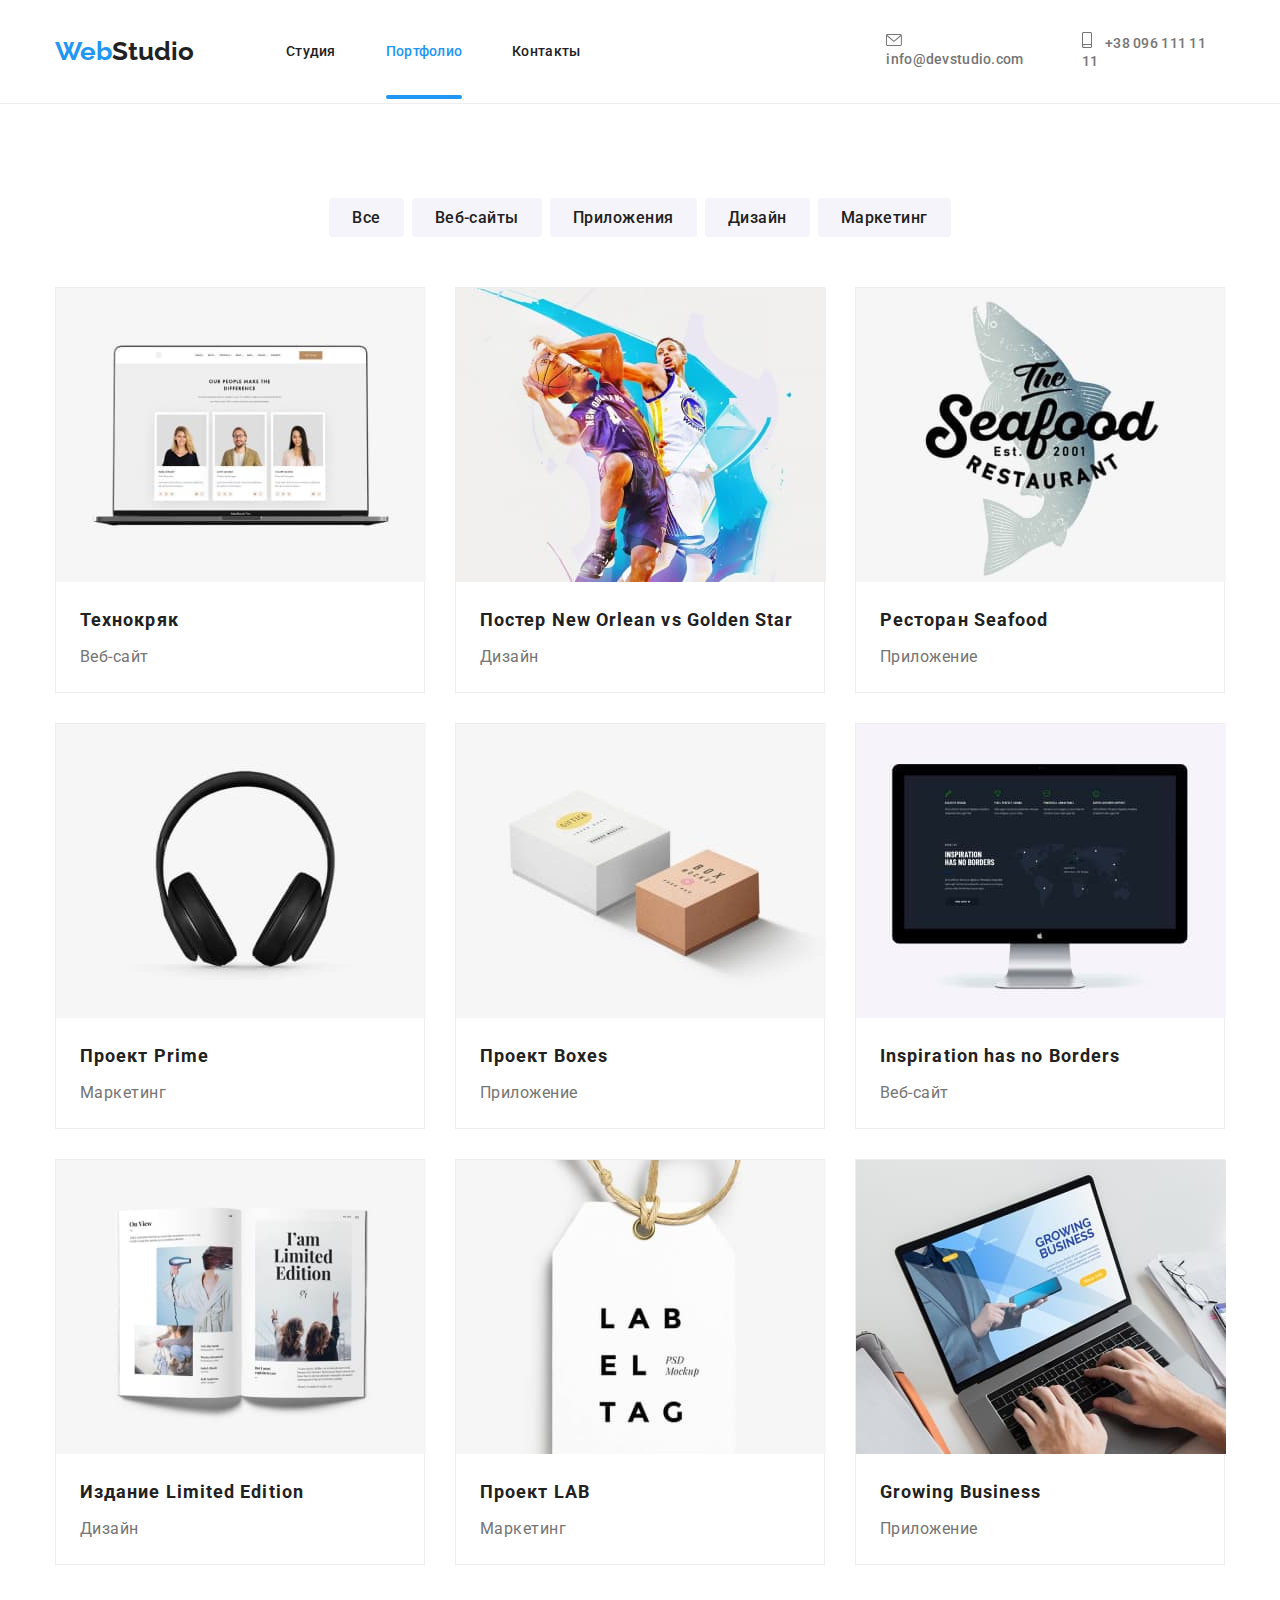
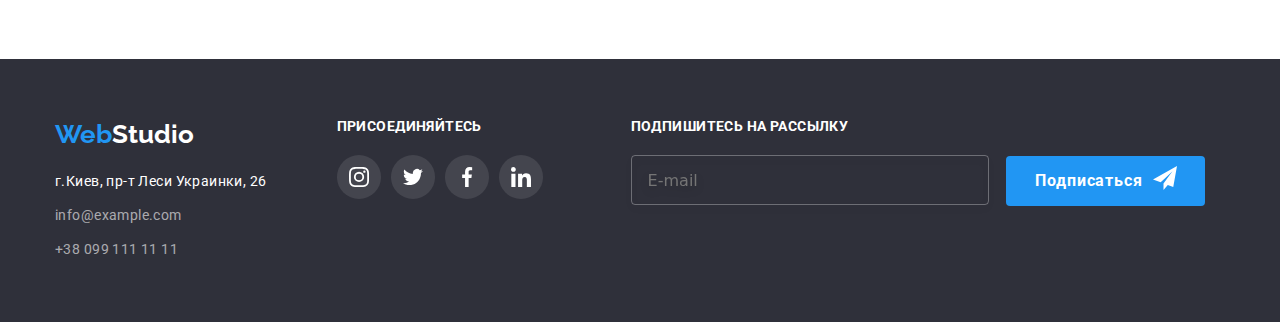
<file: portfolio.html>
<!DOCTYPE html>
<html lang="ru">
<head>
    <meta charset="UTF-8">
    <meta http-equiv="X-UA-Compatible" content="IE=edge">
    <meta name="viewport" content="width=device-width, initial-scale=1.0">
    
<link rel="preconnect" href="https://fonts.googleapis.com">
<link rel="preconnect" href="https://fonts.gstatic.com" crossorigin>
<link href="https://fonts.googleapis.com/css2?family=Raleway:wght@700&family=Roboto:wght@400;500;700;900&display=swap"
    rel="stylesheet">
    <link rel="stylesheet" href="./css/main.min.css">
    <link rel="stylesheet" href="https://cdnjs.cloudflare.com/ajax/libs/modern-normalize/1.1.0/modern-normalize.min.css"/>
    
    <title>Portfolio</title>
</head>

<!--Header-->
<header class="header">
    <div class="headerContainer">
        <div class="logoBox" data-logo>
            <a href="index.html" class="logo"> <span class="logo__accent-color">Web</span>Studio</a>
        </div>

        <button type="button" class="buttonMobile js-open-menu" aria-expanded="false" aria-controls="mobile-menu">
            <svg width="40" height="40" aria-label="переключатель мобильного меню">
                <use class="iconMenu" href="./images/icons.svg#icon-menu_40px"></use>
            </svg>
        </button>
        <div class="mobileMenu js-menu-container" id="mobile-menu">

            <div class="modalMenuContainer">
                <button type="button " class="buttonMobile buttonMobile--position js-close-menu" aria-expanded="false"
                    aria-controls="mobile-menu">
                    <svg width="40" height="40" aria-label="переключатель мобильного меню">
                        <use class="iconCross" href="./images/icons.svg#icon-close_40px"></use>
                    </svg>
                </button>

                <nav class="navBox">
                    <ul class="navigation">
                        <li class="navigation__item">
                            <a class="navigation__link"
                                href="index.html">Студия</a>
                        </li>
                        <li class="navigation__item"> <a class="navigation__link navigation__link--current navigation__link--currColor" href="portfolio.html ">Портфолио</a>
                        </li>
                        <li class="navigation__item"> <a class="navigation__link" href="">Контакты</a></li>
                    </ul>
                </nav>

                <ul class="contact contact--direction">
                    <li class="contact__item">
                        <a class="contact__link  contact__link--email" href="mailto:info@devstudio.com">
                            <svg class="contact__icon">
                                <use href="./images/icons.svg#icon-envelope"></use>
                            </svg> info@devstudio.com</a>
                    </li>
                    <li class="contact__item ">
                        <a class="contact__link contact__link--tel" href="tel:+380961111111">
                            <svg class="contact__icon contact__icon--size">
                                <use href="./images/icons.svg#icon-smartphone">
                                </use>
                            </svg>
                            +38 096 111 11 11</a>
                    </li>
                </ul>
                <ul class="mobileNav">
                    <li class="mobileNav__item">
                        <a class="mobileNav__link" href="https://www.instagram.com" target="_blank"
                            rel="noopener noreferrer">
                            Instagram
                        </a>

                    </li>
                    <svg class="mobileNav__icon" width="22" height="0">
                        <use href="./images/icons.svg#icon-Line"></use>
                    </svg>

                    <li class="mobileNav__item">
                        <a class="mobileNav__link" href="https://www.twitter.com" target="_blank"
                            rel="noopener noreferrer"> Twitter
                        </a>

                    </li>
                    <svg class="mobileNav__icon" width="22" height="0">
                        <use href="./images/icons.svg#icon-Line"></use>
                    </svg>

                    <li class="mobileNav__item">
                        <a class="mobileNav__link" href="https://www.facebook.com" target="_blank"
                            rel="noopener noreferrer">
                            Facebook
                        </a>

                    </li>
                    <svg class="mobileNav__icon" width="22" height="0">
                        <use href="./images/icons.svg#icon-Line"></use>
                    </svg>
                    <li class="mobileNav__item">
                        <a class="mobileNav__link" href="https://www.linkedin.com" target="_blank"
                            rel="noopener noreferrer">
                            Linkedin
                        </a>
                    </li>
                </ul>

            </div>

        </div>
    </div>

</header>
<main>
    <!--Portfolio filter-->
    <section class="portfolio">
        <div class="portfolioContainer">
        <ul class="buttonList">
            <li class="buttonList__item"><button type="button" class="buttonList__btn">Все</button></li>
            <li class="buttonList__item"><button type="button" class="buttonList__btn">Веб-сайты</button></li>
            <li class="buttonList__item"><button type="button" class="buttonList__btn">Приложения</button></li>
            <li class="buttonList__item"><button type="button" class="buttonList__btn">Дизайн</button></li>
            <li class="buttonList__item"><button type="button" class="buttonList__btn">Маркетинг</button></li>
        </ul>
    
    <!--Filter result-->
    
        <ul class="filterResult">
            <li class="filterResult__item">
                <a href="" class="filterResult__link">
                    <div class="filterResult__box">
<picture>
    <source srcset="./images-portfolio/img1Desk-370.jpg  1x, 
                            ./images-portfolio/img1Desk-740@2x.jpg 2x" media="(min-width: 1200px)">
   
    <source srcset="./images-portfolio/img1Tab-354.jpg  1x, 
                        ./images-portfolio/img1Tab-708@2x.jpg 2x" 
                        media="(min-width: 768px)">
    <source srcset="./images-portfolio/img1Mobile-450.jpg  1x, 
                        ./images-portfolio/img1Mobile-900@2x.jpg 2x" media="(min-width: 480px)">
    <img class="picture" src="./images-portfolio/img1Mobile-450.jpg"
        alt="ноутбук транслирует сайт" >                    
</picture>
                        <div class="filterResult__overlay">
                            <p class="filterResult__paragraph">Технокряк это современная площадка распространения коронавируса.
                                Компании
                                используют эту платформу для цифрового
                                шпионажа и атак на защищённые сервера конкурентов.</p>
                        </div>
                    </div>
        
                    <div class="filterResult__card filterResult__card--padding">
                        <h2 class="filterResult__title">Технокряк</h2>
                        <p class="filterResult__category">Веб-сайт</p>
                    </div>
                </a>
        
            </li>
            <li class="filterResult__item">
                <a href="" class="filterResult__link">
                    <div class="filterResult__box">
<picture>
    <source srcset="./images-portfolio/img2Desk-370.jpg  1x, 
                            ./images-portfolio/img2Desk-740@2x.jpg 2x" media="(min-width: 1200px)">
    <source srcset="./images-portfolio/img2Tab-354.jpg  1x, 
                     ./images-portfolio/img2Tab-708@2x.jpg 2x" media="(min-width: 768px)">
    <source srcset="./images-portfolio/img2Mobile-450.jpg  1x, 
                    ./images-portfolio/img2Mobile-900@2x.jpg 2x" media="(min-width: 480px)">
    <img class="picture" src="./images-portfolio/img2Mobile-450.jpg" alt="постер-схватка двух баскетболистов за мяч">
</picture>
<div class="filterResult__overlay">
                            <p class="filterResult__paragraph">Технокряк это современная площадка распространения коронавируса.
                                Компании
                                используют
                                эту платформу для цифрового
                                шпионажа и атак на защищённые сервера конкурентов.</p>
                        </div>
                    </div>
                    <div class="filterResult__card ">
                        <h2 class="filterResult__title">Постер New Orlean vs Golden Star</h2>
                        <p class="filterResult__category">Дизайн</p>
                    </div>
                </a>
        
            </li>
            <li class="filterResult__item">
                <a href="" class="filterResult__link">
                    <div class="filterResult__box">
<picture>
    <source srcset="./images-portfolio/img3Desk-370.jpg  1x, 
                            ./images-portfolio/img3Desk-740@2x.jpg 2x" media="(min-width: 1200px)">
    
    <source srcset="./images-portfolio/img3Tab-354.jpg  1x, 
                        ./images-portfolio/img3Tab-708@2x.jpg 2x" media="(min-width: 768px)">
    <source srcset="./images-portfolio/img3Mobile-450.jpg  1x, 
                        ./images-portfolio/img3Mobile-900@2x.jpg 2x" media="(min-width: 480px)">
    <img class="picture" src="./images-portfolio/img3Mobile-450.jpg" alt="концепт логотипа ресторана">
</picture>
         <div class="filterResult__overlay">
                            <p class="filterResult__paragraph">Технокряк это современная площадка распространения коронавируса.
                                Компании
                                используют
                                эту платформу для цифрового
                                шпионажа и атак на защищённые сервера конкурентов.</p>
                        </div>
                    </div>
                    <div class="filterResult__card">
                        <h2 class="filterResult__title">Ресторан Seafood</h2>
                        <p class="filterResult__category">Приложение</p>
                    </div>
                </a>
        
            </li>
            <li class="filterResult__item">
                <a href="" class="filterResult__link">
                    <div class="filterResult__box">
        <picture>
                <source srcset="./images-portfolio/img4Desk-370.jpg  1x, 
                        ./images-portfolio/img4Desk-740@2x.jpg 2x" media="(min-width: 1200px)">
                
                <source srcset="./images-portfolio/img4Tab-354.jpg  1x, 
                                    ./images-portfolio/img4Tab-708@2x.jpg 2x" media="(min-width: 768px)">
                <source srcset="./images-portfolio/img4Mobile-450.jpg  1x, 
                                                ./images-portfolio/img4Mobile-900@2x.jpg 2x" media="(min-width: 480px)">
                <img class="picture" src="./images-portfolio/img4Mobile-450.jpg" alt="чорные наушники">
            </picture>
                        <div class="filterResult__overlay">
                            <p class="filterResult__paragraph">Технокряк это современная площадка распространения коронавируса.
                                Компании
                                используют
                                эту платформу для цифрового
                                шпионажа и атак на защищённые сервера конкурентов.</p>
                        </div>
                    </div>
                    <div class="filterResult__card">
                        <h2 class="filterResult__title">Проект Prime</h2>
                        <p class="filterResult__category">Маркетинг</p>
                    </div>
                </a>
        
            </li>
            <li class="filterResult__item">
                <a href="" class="filterResult__link">
                    <div class="filterResult__box">
                        <picture>
    <source srcset="./images-portfolio/img5Desk-370.jpg  1x, 
                         ./images-portfolio/img5Desk-740@2x.jpg 2x" media="(min-width: 1200px)">
    <source srcset="./images-portfolio/img5Tab-354.jpg  1x, 
                     ./images-portfolio/img5Tab-708@2x.jpg 2x" media="(min-width: 768px)">
    <source srcset="./images-portfolio/img5Mobile-450.jpg  1x, 
                         ./images-portfolio/img5Mobile-900@2x.jpg 2x" media="(min-width: 480px)">
    <img class="picture" src="./images-portfolio/img5Mobile-450.jpg" alt="две коробки">
</picture>
                        <div class="filterResult__overlay">
                            <p class="filterResult__paragraph">Технокряк это современная площадка распространения коронавируса.
                                Компании
                                используют
                                эту платформу для цифрового
                                шпионажа и атак на защищённые сервера конкурентов.</p>
                        </div>
                    </div>
                    <div class="filterResult__card">
                        <h2 class="filterResult__title">Проект Boxes</h2>
                        <p class="filterResult__category">Приложение</p>
                    </div>
                </a>
        
            </li>
            <li class="filterResult__item">
                <a href="" class="filterResult__link">
                    <div class="filterResult__box">
                                     <picture>
    <source srcset="./images-portfolio/img6Desk-370.jpg  1x, 
                         ./images-portfolio/img6Desk-740@2x.jpg 2x" media="(min-width: 1200px)">
    <source srcset="./images-portfolio/img6Tab-354.jpg  1x, 
                     ./images-portfolio/img6Tab-708@2x.jpg 2x" media="(min-width: 768px)">
<source srcset="./images-portfolio/img6Mobile-450.jpg  1x, 
                     ./images-portfolio/img6Mobile-900@2x.jpg 2x" media="(min-width: 480px)">
    <img class="picture" src="./images-portfolio/img6Mobile-450.jpg" alt="монитор транслирует сайт">
</picture>           
                        <div class="filterResult__overlay">
                            <p class="filterResult__paragraph">Технокряк это современная площадка распространения коронавируса.
                                Компании
                                используют
                                эту платформу для цифрового
                                шпионажа и атак на защищённые сервера конкурентов.</p>
                        </div>
                    </div>
                    <div class="filterResult__card">
                        <h2 class="filterResult__title">Inspiration has no Borders</h2>
                        <p class="filterResult__category">Веб-сайт</p>
                    </div>
                </a>
        
            </li>
            <li class="filterResult__item">
                <a href="" class="filterResult__link">
                    <div class="filterResult__box">
    <picture>
        <source srcset="./images-portfolio/img7Desk-370.jpg  1x, 
                             ./images-portfolio/img7Desk-740@2x.jpg 2x" media="(min-width: 1200px)">
    <source srcset="./images-portfolio/img7Tab-354.jpg  1x, 
                     ./images-portfolio/img7Tab-708@2x.jpg 2x" media="(min-width: 768px)">
    <source srcset="./images-portfolio/img7Mobile-450.jpg  1x, 
                         ./images-portfolio/img7Mobile-900@2x.jpg 2x" media="(min-width: 480px)">
    <img class="picture" src="./images-portfolio/img7Mobile-450.jpg" alt=" концепт статьи в журнале">
</picture>
                        <div class="filterResult__overlay">
                            <p class="filterResult__paragraph">Технокряк это современная площадка распространения коронавируса.
                                Компании
                                используют
                                эту платформу для цифрового
                                шпионажа и атак на защищённые сервера конкурентов.</p>
                        </div>
                    </div>
                    <div class="filterResult__card">
                        <h2 class="filterResult__title">Издание Limited Edition</h2>
                        <p class="filterResult__category">Дизайн</p>
                    </div>
                </a>
        
            </li>
            <li class="filterResult__item">
                <a href="" class="filterResult__link">
                    <div class="filterResult__box">
    <picture>
    <source srcset="./images-portfolio/img8Desk-370.jpg  1x, 
                         ./images-portfolio/img8Desk-740@2x.jpg 2x" media="(min-width: 1200px)">
    
    <source srcset="./images-portfolio/img8Tab-354.jpg  1x, 
                     ./images-portfolio/img8Tab-708@2x.jpg 2x" media="(min-width: 768px)">
    <source srcset="./images-portfolio/img8Mobile-450.jpg  1x, 
                         ./images-portfolio/img8Mobile-900@2x.jpg 2x" media="(min-width: 480px)">
    <img class="picture" src="./images-portfolio/img8Mobile-450.jpg" alt="бирка">
</picture>            
                        <div class="filterResult__overlay">
                            <p class="filterResult__paragraph">Технокряк это современная площадка распространения коронавируса.
                                Компании
                                используют
                                эту платформу для цифрового
                                шпионажа и атак на защищённые сервера конкурентов.</p>
                        </div>
                    </div>
                    <div class="filterResult__card">
                        <h2 class="filterResult__title">Проект LAB</h2>
                        <p class="filterResult__category">Маркетинг</p>
                    </div>
                </a>
        
            </li>
            <li class="filterResult__item">
                <a href="" class="filterResult__link">
                    <div class="filterResult__box">
                            <picture>
        <source srcset="./images-portfolio/img9Desk-370.jpg  1x, 
                        ./images-portfolio/img9Desk-740@2x.jpg 2x"
            media="(min-width: 1200px)">                     
        <source srcset="./images-portfolio/img9Tab-354.jpg  1x, 
                    ./images-portfolio/img9Tab-708@2x.jpg 2x" media="(min-width: 768px)">
        <source srcset="./images-portfolio/img9Mobile-450.jpg  1x, 
                    ./images-portfolio/img9Mobile-900@2x.jpg 2x"
            media="(min-width: 480px)">
                                <img class="picture" src="./images-portfolio/img9Mobile-450.jpg" alt="работа на ноутбуке">
                            </picture>
                        <div class="filterResult__overlay">
                            <p class="filterResult__paragraph">Технокряк это современная площадка распространения коронавируса.
                                Компании
                                используют эту платформу для цифрового шпионажа и атак на защищённые сервера конкурентов.</p>
                        </div>
                    </div>
                    <div class="filterResult__card">
                        <h2 class="filterResult__title">Growing Business</h2>
                        <p class="filterResult__category">Приложение</p>
                    </div>
                </a>
        
            </li>
        </ul>
        </div>
    </Section>
</main>
<!------------------------------------------------------Footer-->
<footer class="footer">
    <div class="footerContainer">
        <div class="footerBlock">
            <div class="footerLogoAddJoint">
                <div>
                    <div class="footerLogo">
                        <a href="index.html" class="footerLogo__link"><span
                                class="footerLogo__accent-color">Web</span><span
                                class="footerLogo__reverse-color">Studio</span></a>
                    </div>
                    <address class="address">
                        <p class="address__paragraph">г.Киев, пр-т Леси Украинки, 26</p>
                        <ul class="footerContact">
                            <li class="footerContact__item">
                                <a class="footerContact__link" href="mailto:info@devstudio.com">info@example.com</a>
                            </li>
                            <li>
                                <a class="footerContact__link" href="tel:+380991111111">+38 099 111 11 11</a>
                            </li>
                        </ul>
                    </address>
                </div>

                <div class="joint">
                    <h3 class="joint__title">присоединяйтесь</h3>
                    <ul class="footerNav">
                        <li class="footerNav__item">
                            <a class="footerNav__link" href="https://www.instagram.com" target="_blank"
                                rel="noopener noreferrer">
                                <svg class="footerNav__icon" width="20" height="20">
                                    <use href="./images/icons.svg#icon-instagram" width="20" height="20">
                                    </use>
                                </svg>
                            </a>
                        </li>
                        <li class="footerNav__item">
                            <a class="footerNav__link" href="https://www.twitter.com" target="_blank"
                                rel="noopener noreferrer">
                                <svg class="footerNav__icon" width="20" height="20">
                                    <use href="./images/icons.svg#icon-twitter" width="20" height="20">
                                    </use>
                                </svg>
                            </a>
                        </li>
                        <li class="footerNav__item">
                            <a class="footerNav__link" href="https://www.facebook.com" target="_blank"
                                rel="noopener noreferrer">
                                <svg class="footerNav__icon" width="20" height="20">
                                    <use href="./images/icons.svg#icon-facebook" width="20" height="20">
                                    </use>
                                </svg>
                            </a>
                        </li>
                        <li class="footerNav__item">
                            <a class="footerNav__link" href="https://www.linkedin.com" target="_blank"
                                rel="noopener noreferrer">
                                <svg class="footerNav__icon" width="20" height="20">
                                    <use href="./images/icons.svg#icon-linkedin" width="20" height="20">
                                    </use>
                                </svg>
                            </a>
                        </li>
                    </ul>
                </div>
            </div>

            <form class="footerForm">

                <label class="footerLabel" for="footer-form"> Подпишитесь на рассылку
                </label>
                <input class="footerInput" type="text" name="email" placeholder="E-mail" id="footer-form">


                <button class="footerButton" type="submit">
                    Подписаться<svg class="footerButton__icon" width="24" height="24">
                        <use href="./images/icons.svg#icon-icon-send"></use>
                    </svg>
                </button>

            </form>
        </div>
    </div>
</footer>
<script src="./js/mobile-menu.js"></script>
</body>
</html>
</file>
<file: css/main.min.css>
.navigation__link,.contact .contact__link,.mobileNav__link,.hero__title,.advantages__title,.advantages__paragraph,.services__title,.variation__paragraph,.staff__title,.profile__name,.profile__job,.clients__title,.address,.footerContact__link,.joint__title,.footerLabel,.modal__title,.modal__label,.modal__textarea,.modal__paragraph,.filterResult__paragraph,.filterResult__title,.filterResult__category{font-family:'Roboto', sans-serif;color:#757575;font-style:normal;letter-spacing:0.03em;font-size:14px;line-height:1.8}.logo,.footerLogo__link{font-family:'Raleway', sans-serif;font-weight:700;font-size:26px;line-height:1.2}.hero__title,.modal__title,.visuallyHidden,.advantages__title,.services__title,.staff__title,.clients__title,.filterResult__title,.profile__name,.joint__title{color:#212121;margin:0 auto}.navigation,.contact,.mobileNav,.advantages,.variation,.profile,.nav,.group,.footerContact,.footerNav,.buttonList,.filterResult{list-style:none}.logo,.navigation__link,.contact .contact__link,.mobileNav__link,.nav__link,.group__link,.footerLogo__link,.footerContact__link,.footerNav__link,.filterResult__link{text-decoration:none;-webkit-box-align:center;-ms-flex-align:center;align-items:center}.headerContainer,.heroListContainer,.servicesContainer,.staffContainer,.clientsContainer,.footerContainer,.portfolioContainer{padding-left:15px;padding-right:15px;margin-left:auto;margin-right:auto}@media screen and (min-width: 480px){.headerContainer,.heroListContainer,.servicesContainer,.staffContainer,.clientsContainer,.footerContainer,.portfolioContainer{width:480px}}@media screen and (min-width: 768px){.headerContainer,.heroListContainer,.servicesContainer,.staffContainer,.clientsContainer,.footerContainer,.portfolioContainer{width:768px}}@media screen and (min-width: 1200px){.headerContainer,.heroListContainer,.servicesContainer,.staffContainer,.clientsContainer,.footerContainer,.portfolioContainer{width:1200px}}.heroList,.services,.staff,.clients,.portfolio{padding-top:94px;padding-bottom:94px}.variation__item,.profile__pic{display:-webkit-box;display:-ms-flexbox;display:flex}.visuallyHidden{position:absolute;white-space:nowrap;width:1px;height:1px;overflow:hidden;border:0;padding:0;clip:rect(0 0 0 0);-webkit-clip-path:inset(50%);clip-path:inset(50%);margin:-1px}.modal__textarea::-webkit-input-placeholder{color:rgba(117,117,117,0.5)}.modal__textarea:-ms-input-placeholder{color:rgba(117,117,117,0.5)}.modal__textarea::-ms-input-placeholder{color:rgba(117,117,117,0.5)}.modal__textarea::placeholder{color:rgba(117,117,117,0.5)}.header{position:relative}@media screen and (max-width: 767px){.header{padding-top:16px;padding-bottom:16px}}@media screen and (min-width: 768px){.header{padding:21px 0}}@media screen and (min-width: 1200px){.header{padding:32px 0}}.headerContainer{display:-webkit-box;display:-ms-flexbox;display:flex;-webkit-box-align:center;-ms-flex-align:center;align-items:center;-webkit-box-pack:justify;-ms-flex-pack:justify;justify-content:space-between}@media screen and (max-width: 767px){.logoBox.is-open{visibility:hidden}}.logo{font-size:24px;line-height:1.16;color:#212121}@media screen and (min-width: 768px){.logo{margin-right:87px}}@media screen and (min-width: 1200px){.logo{font-size:26px;line-height:1.19;margin-right:92px}}.logo__accent-color{color:#2196f3}.buttonMobile{display:-webkit-inline-box;display:-ms-inline-flexbox;display:inline-flex;padding:0;margin:0;border:none;background-color:transparent;cursor:pointer;-webkit-transition-property:color;transition-property:color;-webkit-transition-duration:250ms;transition-duration:250ms;-webkit-transition-timing-function:cubic-bezier(0.4, 0, 0.2, 1);transition-timing-function:cubic-bezier(0.4, 0, 0.2, 1)}.buttonMobile:hover,.buttonMobile:focus{fill:#2196f3;-webkit-transition-property:color;transition-property:color;-webkit-transition-duration:250ms;transition-duration:250ms;-webkit-transition-timing-function:cubic-bezier(0.4, 0, 0.2, 1);transition-timing-function:cubic-bezier(0.4, 0, 0.2, 1)}@media screen and (min-width: 768px){.buttonMobile{display:none}}.modalMenuContainer .buttonMobile--position{padding:10px 15px 0 385px;position:fixed;right:15px}.navBox{display:-webkit-box;display:-ms-flexbox;display:flex;-webkit-box-align:center;-ms-flex-align:center;align-items:center}.modalMenuContainer{display:-webkit-box;display:-ms-flexbox;display:flex}@media screen and (max-width: 767px){.modalMenuContainer{display:block;padding-left:40px;padding-right:15px;margin-left:auto;margin-right:auto;width:100vw;height:100vh}}@media screen and (max-width: 767px){.mobileMenu{position:fixed;top:0;left:0;width:100vw;height:100vh;margin:0;background-color:#fff;z-index:999;-webkit-transform:translateY(-100%);transform:translateY(-100%);-webkit-transition:-webkit-transform 250ms ease-in-out;transition:-webkit-transform 250ms ease-in-out;transition:transform 250ms ease-in-out;transition:transform 250ms ease-in-out, -webkit-transform 250ms ease-in-out}}@media screen and (min-width: 768px){.mobileMenu{display:-webkit-box;display:-ms-flexbox;display:flex}}.mobileMenu.is-open{-webkit-transform:translateY(0);transform:translateY(0)}.navigation{-webkit-transition-property:color;transition-property:color;-webkit-transition-duration:250ms;transition-duration:250ms;-webkit-transition-timing-function:cubic-bezier(0.4, 0, 0.2, 1);transition-timing-function:cubic-bezier(0.4, 0, 0.2, 1)}@media screen and (max-width: 767px){.navigation{padding:0;padding-top:48px;margin-top:0;margin-bottom:37.94vh}}@media screen and (min-width: 768px){.navigation{display:-webkit-box;display:-ms-flexbox;display:flex;margin:0;padding:0}}.navigation__link{font-weight:500;font-size:40px;line-height:1.17;letter-spacing:0.02em}@media screen and (min-width: 768px){.navigation__link{font-size:14px;line-height:1.14}}.navigation__link:hover,.navigation__link:focus{color:#2196f3;-webkit-transition-property:color;transition-property:color;-webkit-transition-duration:250ms;transition-duration:250ms;-webkit-transition-timing-function:cubic-bezier(0.4, 0, 0.2, 1);transition-timing-function:cubic-bezier(0.4, 0, 0.2, 1)}@media screen and (max-width: 767px){.navigation__item:not(:last-child){margin-bottom:32px}}@media screen and (min-width: 768px){.navigation__item:not(:first-child){margin-left:50px}}.navigation__link{position:relative;color:#212121}@media screen and (min-width: 768px){.navigation__link{padding:36px 0}}@media screen and (min-width: 1200px){.navigation__link{padding:40px 0}}@media screen and (min-width: 768px){.navigation__link--current::after{content:'';display:block;position:absolute;background-color:#2196f3;width:100%;height:4px;border-radius:4px;bottom:0;right:0;opacity:1}}.navigation__link--currColor{color:#2196f3}.contact{padding:0;margin:0;-webkit-transition-property:color;transition-property:color;-webkit-transition-duration:250ms;transition-duration:250ms;-webkit-transition-timing-function:cubic-bezier(0.4, 0, 0.2, 1);transition-timing-function:cubic-bezier(0.4, 0, 0.2, 1)}@media screen and (max-width: 767px){.contact{position:fixed;bottom:134px}}@media screen and (min-width: 768px){.contact{margin-left:84px}}@media screen and (min-width: 1200px){.contact{display:-webkit-box;display:-ms-flexbox;display:flex;margin-left:306px}}.contact .contact__link{font-weight:500;letter-spacing:0.02em;-webkit-transition-property:color;transition-property:color;-webkit-transition-duration:250ms;transition-duration:250ms;-webkit-transition-timing-function:cubic-bezier(0.4, 0, 0.2, 1);transition-timing-function:cubic-bezier(0.4, 0, 0.2, 1)}.contact .contact__link:hover,.contact .contact__link:focus{color:#2196f3;-webkit-transition-property:color;transition-property:color;-webkit-transition-duration:250ms;transition-duration:250ms;-webkit-transition-timing-function:cubic-bezier(0.4, 0, 0.2, 1);transition-timing-function:cubic-bezier(0.4, 0, 0.2, 1)}.contact .contact__link--tel{font-size:34px;line-height:1.17;color:#2196f3}.contact .contact__link--email{font-size:24px;line-height:1.16}@media screen and (min-width: 768px){.contact .contact__link{font-size:12px;line-height:1.16;color:#757575}}@media screen and (min-width: 1200px){.contact .contact__link{font-size:14px;line-height:1.14;color:#757575}}@media screen and (max-width: 767px){.contact--direction{display:-webkit-inline-box;display:-ms-inline-flexbox;display:inline-flex;-webkit-box-orient:vertical;-webkit-box-direction:reverse;-ms-flex-direction:column-reverse;flex-direction:column-reverse}.contact__item:not(:last-child){margin-top:32px}}@media screen and (max-width: 1199px){.contact__item:not(:last-child){margin-bottom:10px}}@media screen and (min-width: 1200px){.contact__item:not(:first-child){margin-left:30px}}.contact__icon{width:16px;height:12px;margin:0;margin-right:10px;padding:0;fill:currentColor}@media screen and (max-width: 767px){.contact__icon{display:none}}@media screen and (max-width: 1199px){.contact__icon{width:14px;height:10px}}.contact__icon--size{width:10px;height:16px}@media screen and (max-width: 1199px){.contact__icon--size{width:10px;height:14px}}.mobileNav{position:fixed;bottom:0;display:-webkit-box;display:-ms-flexbox;display:flex;-ms-flex-wrap:wrap;flex-wrap:wrap;-webkit-box-align:center;-ms-flex-align:center;align-items:center;padding:0;padding-bottom:6.04vh;margin:0;margin-top:8.05vh}@media screen and (min-width: 768px){.mobileNav{display:none}}.mobileNav__link{color:#2196f3;font-weight:500;font-size:18px;line-height:1.22;letter-spacing:0.02em}.mobileNav__icon{border:1px solid rgba(33,33,33,0.2);-webkit-transform:rotate(90deg);transform:rotate(90deg)}.hero{background-image:-webkit-gradient(linear, left top, right top, from(rgba(47,48,58,0.4)), to(rgba(47,48,58,0.4))),url("../images/hero-pic-mobile.jpg");background-image:linear-gradient(to right, rgba(47,48,58,0.4), rgba(47,48,58,0.4)),url("../images/hero-pic-mobile.jpg");background-repeat:no-repeat;background-position:center;background-size:cover;padding:118px 60px;text-align:center;background-color:#2f303a}@media screen and (min-width: 1200px){.hero{padding-top:180px;padding-bottom:220px}}@media (min-device-pixel-ratio: 2), (-webkit-min-device-pixel-ratio: 2), (min-resolution: 192dpi), (min-resolution: 2dppx){.hero{background-image:-webkit-gradient(linear, left top, right top, from(rgba(47,48,58,0.4)), to(rgba(47,48,58,0.4))),url("../images/hero-pic-mobile@2x.jpg");background-image:linear-gradient(to right, rgba(47,48,58,0.4), rgba(47,48,58,0.4)),url("../images/hero-pic-mobile@2x.jpg")}}@media screen and (min-width: 768px){.hero{background-image:-webkit-gradient(linear, left top, right top, from(rgba(47,48,58,0.4)), to(rgba(47,48,58,0.4))),url("../images/hero-pic-tablet.jpg");background-image:linear-gradient(to right, rgba(47,48,58,0.4), rgba(47,48,58,0.4)),url("../images/hero-pic-tablet.jpg")}}@media screen and (min-width: 768px) and (min-device-pixel-ratio: 2), screen and (min-width: 768px) and (-webkit-min-device-pixel-ratio: 2), screen and (min-width: 768px) and (min-resolution: 192dpi), screen and (min-width: 768px) and (min-resolution: 2dppx){.hero{background-image:-webkit-gradient(linear, left top, right top, from(rgba(47,48,58,0.4)), to(rgba(47,48,58,0.4))),url("../images/hero-pic-tablet@2x.jpg");background-image:linear-gradient(to right, rgba(47,48,58,0.4), rgba(47,48,58,0.4)),url("../images/hero-pic-tablet@2x.jpg")}}@media screen and (min-width: 1200px){.hero{background-image:-webkit-gradient(linear, left top, right top, from(rgba(47,48,58,0.4)), to(rgba(47,48,58,0.4))),url("../images/hero-pic-desktop.jpg");background-image:linear-gradient(to right, rgba(47,48,58,0.4), rgba(47,48,58,0.4)),url("../images/hero-pic-desktop.jpg")}}@media screen and (min-width: 1200px) and (min-device-pixel-ratio: 2), screen and (min-width: 1200px) and (-webkit-min-device-pixel-ratio: 2), screen and (min-width: 1200px) and (min-resolution: 192dpi), screen and (min-width: 1200px) and (min-resolution: 2dppx){.hero{background-image:-webkit-gradient(linear, left top, right top, from(rgba(47,48,58,0.4)), to(rgba(47,48,58,0.4))),url("../images/hero-pic-desktop@2x.jpg");background-image:linear-gradient(to right, rgba(47,48,58,0.4), rgba(47,48,58,0.4)),url("../images/hero-pic-desktop@2x.jpg")}}.hero__title{margin-bottom:30px;font-weight:900;font-size:26px;line-height:1.61;text-align:center;letter-spacing:0.06em;text-transform:uppercase;color:#fff}@media screen and (min-width: 1200px){.hero__title{font-size:44px;line-height:1.36}}.button{padding:10px 32px;border-radius:4px;border:none;font-family:'Roboto', sans-serif;color:#fff;background-color:#2196f3;font-weight:700;font-style:normal;font-size:16px;line-height:1.9;letter-spacing:0.06em;cursor:pointer}@media screen and (max-width: 1199px){.heroList{padding-top:60px;padding-bottom:60px}}.advantages{margin:0;padding:0}@media screen and (min-width: 768px){.advantages{display:-webkit-box;display:-ms-flexbox;display:flex;-ms-flex-wrap:wrap;flex-wrap:wrap;margin:-15px}}@media screen and (min-width: 1200px){.advantages{-webkit-box-pack:space-evenly;-ms-flex-pack:space-evenly;justify-content:space-evenly;margin:0}}@media screen and (min-width: 768px) and (max-width: 1199px){.advantages .advantages__item{margin:15px}}@media screen and (max-width: 767px){.advantages__item:not(:last-child){margin-bottom:30px}}@media screen and (min-width: 1200px){.advantages__item:not(:first-child){margin-left:30px}}.icon{height:120px;margin-bottom:30px;background-color:#f5f4fa;border-radius:4px;display:-webkit-box;display:-ms-flexbox;display:flex;-webkit-box-pack:center;-ms-flex-pack:center;justify-content:center;-webkit-box-align:center;-ms-flex-align:center;align-items:center}@media screen and (min-width: 480px) and (max-width: 767px){.icon .icon__svg{width:450px}}@media screen and (min-width: 768px) and (max-width: 1199px){.icon .icon__svg{width:354px}}.advantages__title{margin-bottom:10px;font-weight:700;font-size:14px;line-height:1.14;text-transform:uppercase}@media screen and (max-width: 767px){.advantages__title{text-align:center}}.advantages__paragraph{margin-top:0;margin-bottom:0;font-size:14px;line-height:1.71}@media screen and (min-width: 480px){.advantages__paragraph{width:450px}}@media screen and (min-width: 768px){.advantages__paragraph{width:354px}}@media screen and (max-width: 478px), (min-width: 1200px){.advantages__paragraph{width:270px}}.services{padding-top:0}@media screen and (max-width: 1199px){.services{display:none}}.services__title{margin-bottom:50px;font-weight:700;font-size:28px;line-height:1.17;text-align:center}@media screen and (min-width: 1200px){.services__title{font-size:36px;line-height:1.16}}.variation{display:-webkit-box;display:-ms-flexbox;display:flex;-webkit-box-pack:space-evenly;-ms-flex-pack:space-evenly;justify-content:space-evenly;margin:0;padding:0}.variation__item:not(:first-child){margin-left:30px}.frontTextBlock{position:relative}.frontTextBlock::before{display:inline-block;position:absolute;bottom:0;left:0;content:'';width:370px;height:70px;background-color:rgba(47,48,58,0.8)}.variation__paragraph{margin:0;padding:0;font-weight:700;font-size:14px;line-height:1.14;text-transform:uppercase;color:#fff;position:absolute;left:83px;bottom:27px}.staff{background-color:#f5f4fa}@media screen and (max-width: 1199px){.staff{padding-top:60px;padding-bottom:60px}}.staff__title{padding:0;margin-bottom:30px;font-weight:700;font-size:28px;line-height:1.17;text-align:center}@media screen and (min-width: 1200px){.staff__title{margin-bottom:50px}}@media screen and (min-width: 1200px){.staff__title{font-size:36px;line-height:1.16}}.profile{margin:0;padding:0}@media screen and (min-width: 768px){.profile{display:-webkit-box;display:-ms-flexbox;display:flex;-ms-flex-wrap:wrap;flex-wrap:wrap;margin:-15px}}@media screen and (min-width: 1200px){.profile{-webkit-box-pack:space-evenly;-ms-flex-pack:space-evenly;justify-content:space-evenly;display:-webkit-box;display:-ms-flexbox;display:flex;margin:0;padding:0}}@media screen and (min-width: 768px) and (max-width: 1199px){.profile .profile__card{margin:15px}}.profile__card{background-color:#fff;margin:0;padding:0;-webkit-box-shadow:0px 1px 3px rgba(0,0,0,0.12),0px 1px 1px rgba(0,0,0,0.14),0px 2px 1px rgba(0,0,0,0.2);box-shadow:0px 1px 3px rgba(0,0,0,0.12),0px 1px 1px rgba(0,0,0,0.14),0px 2px 1px rgba(0,0,0,0.2);border-radius:0px 0px 4px 4px}@media screen and (max-width: 767px){.profile__card:not(:last-child){margin-bottom:30px}}@media screen and (min-width: 1200px){.profile__card:not(:first-child){margin-left:30px}}.profile__info{margin:0;padding-top:30px;padding-bottom:24px}@media screen and (min-width: 1200px){.profile__info{padding-bottom:30px}}.profile__name{margin-bottom:10px;font-weight:500;font-size:16px;line-height:1.2;text-align:center}.profile__job{margin:0;font-size:16px;line-height:1.2;text-align:center;margin-bottom:16px}.nav{display:-webkit-box;display:-ms-flexbox;display:flex;padding:0;margin:0;-webkit-box-pack:center;-ms-flex-pack:center;justify-content:center}.nav__item:not(:first-child){margin-left:10px}.nav__link{display:-webkit-box;display:-ms-flexbox;display:flex;width:44px;height:44px;border-radius:30px;-webkit-box-pack:center;-ms-flex-pack:center;justify-content:center;padding:12px;color:#afb1b8;-webkit-transition-property:background-color color;transition-property:background-color color;-webkit-transition-duration:250ms;transition-duration:250ms;-webkit-transition-timing-function:cubic-bezier(0.4, 0, 0.2, 1);transition-timing-function:cubic-bezier(0.4, 0, 0.2, 1)}.nav__link:hover,.nav__link:focus{background-color:#2196f3;color:#fff;-webkit-transition-property:background-color color;transition-property:background-color color;-webkit-transition-duration:250ms;transition-duration:250ms;-webkit-transition-timing-function:cubic-bezier(0.4, 0, 0.2, 1);transition-timing-function:cubic-bezier(0.4, 0, 0.2, 1)}.nav__icon{fill:currentColor}@media screen and (max-width: 1199px){.clients{padding-top:60px;padding-bottom:60px}}.clients__title{margin-bottom:30px;font-weight:700;font-size:28px;line-height:1.17;text-align:center}@media screen and (min-width: 1200px){.clients__title{margin-bottom:50px}}@media screen and (min-width: 1200px){.clients__title{font-size:36px;line-height:1.16}}.group{display:-webkit-box;display:-ms-flexbox;display:flex;-webkit-box-pack:center;-ms-flex-pack:center;justify-content:center;padding:0}@media screen and (max-width: 1199px){.group{-ms-flex-wrap:wrap;flex-wrap:wrap;margin:-15px}}@media screen and (min-width: 1200px){.group{margin:0}}@media screen and (min-width: 1200px){.group__item:not(:first-child){margin-left:30px}}@media screen and (max-width: 1199px){.group__item{margin:15px}}.group__link{display:-webkit-box;display:-ms-flexbox;display:flex;height:92px;width:210px;padding:16px 52px;border:1px solid #afb1b8;border-radius:4px;-webkit-box-pack:center;-ms-flex-pack:center;justify-content:center;color:#afb1b8;-webkit-transition-property:background-color color;transition-property:background-color color;-webkit-transition-duration:250ms;transition-duration:250ms;-webkit-transition-timing-function:cubic-bezier(0.4, 0, 0.2, 1);transition-timing-function:cubic-bezier(0.4, 0, 0.2, 1)}@media screen and (min-width: 768px){.group__link{width:226px}}@media screen and (min-width: 1200px){.group__link{width:170px;padding:16px 32px}}.group__link:hover,.group__link:focus{border-color:#2196f3;color:#2196f3;-webkit-transition-property:background-color color;transition-property:background-color color;-webkit-transition-duration:250ms;transition-duration:250ms;-webkit-transition-timing-function:cubic-bezier(0.4, 0, 0.2, 1);transition-timing-function:cubic-bezier(0.4, 0, 0.2, 1)}.group__icon{fill:currentColor}.footer{background-color:#2f303a;padding:60px 0}.footerBlock{margin:0;padding:0}@media screen and (min-width: 1200px){.footerBlock{display:-webkit-box;display:-ms-flexbox;display:flex}}.footerLogo{margin-bottom:20px;display:-webkit-box;display:-ms-flexbox;display:flex}@media screen and (max-width: 1199px){.footerLogo{-webkit-box-pack:center;-ms-flex-pack:center;justify-content:center}}.footerLogo__accent-color{color:#2196f3}.footerLogo__reverse-color{color:#fff}@media screen and (min-width: 768px){.footerLogoAddJoint{display:-webkit-box;display:-ms-flexbox;display:flex}}@media screen and (min-width: 768px) and (max-width: 1199px){.footerLogoAddJoint{padding-left:76px}}.address{color:#fff;font-style:normal;font-weight:normal;font-size:14px;line-height:1.7}@media screen and (max-width: 1199px){.address{text-align:center}}.address__paragraph{margin-top:0;margin-bottom:8px}@media screen and (max-width: 1199px){.address__paragraph{text-align:center}}@media screen and (min-width: 1200px){.address__paragraph{margin-bottom:9px}}.footerContact{margin:0;padding:0}.footerContact__item{margin-bottom:8px}@media screen and (min-width: 1200px){.footerContact__item{margin-bottom:9px}}.footerContact__link{color:#ffffff99;-webkit-transition-property:color;transition-property:color;-webkit-transition-duration:250ms;transition-duration:250ms;-webkit-transition-timing-function:cubic-bezier(0.4, 0, 0.2, 1);transition-timing-function:cubic-bezier(0.4, 0, 0.2, 1)}.footerContact__link:hover,.footerContact__link:focus{color:#2196f3;-webkit-transition-property:color;transition-property:color;-webkit-transition-duration:250ms;transition-duration:250ms;-webkit-transition-timing-function:cubic-bezier(0.4, 0, 0.2, 1);transition-timing-function:cubic-bezier(0.4, 0, 0.2, 1)}@media screen and (min-width: 768px){.joint{margin-left:165px}}@media screen and (min-width: 1200px){.joint{margin-left:70px}}.joint__title{margin-bottom:20px;font-weight:700;font-size:14px;line-height:1.14;text-transform:uppercase;color:#ffffff}@media screen and (max-width: 767px){.joint__title{margin-top:60px;text-align:center}}.footerNav{display:-webkit-box;display:-ms-flexbox;display:flex;-webkit-box-pack:center;-ms-flex-pack:center;justify-content:center;padding:0;margin:0;margin-bottom:60px}.footerNav__item:not(:first-child){margin-left:10px}.footerNav__link{display:-webkit-box;display:-ms-flexbox;display:flex;width:44px;height:44px;border-radius:30px;-webkit-box-pack:center;-ms-flex-pack:center;justify-content:center;padding:12px;color:#fff;background:rgba(255,255,255,0.1);-webkit-transition-property:background-color;transition-property:background-color;-webkit-transition-duration:250ms;transition-duration:250ms;-webkit-transition-timing-function:cubic-bezier(0.4, 0, 0.2, 1);transition-timing-function:cubic-bezier(0.4, 0, 0.2, 1)}.footerNav__link:hover,.footerNav__link:focus{background-color:#2196f3;-webkit-transition-property:background-color;transition-property:background-color;-webkit-transition-duration:250ms;transition-duration:250ms;-webkit-transition-timing-function:cubic-bezier(0.4, 0, 0.2, 1);transition-timing-function:cubic-bezier(0.4, 0, 0.2, 1)}.footerNav__icon{fill:currentColor}@media screen and (min-width: 768px) and (max-width: 1199px){.footerForm{margin-top:60px}}@media screen and (min-width: 1200px){.footerForm{margin-left:88px}}.footerLabel{display:-webkit-box;display:-ms-flexbox;display:flex;margin-bottom:20px;font-weight:700;font-size:14px;line-height:1.14;text-transform:uppercase;color:#fff}@media screen and (max-width: 1199px){.footerLabel{-webkit-box-pack:center;-ms-flex-pack:center;justify-content:center}}@media screen and (min-width: 768px) and (max-width: 1199px){.footerInputBox{display:-webkit-box;display:-ms-flexbox;display:flex;-webkit-box-pack:center;-ms-flex-pack:center;justify-content:center}}.footerInput{width:450px;height:50px;padding-left:16px;margin:0;color:#fff;border:1px solid rgba(255,255,255,0.3);-webkit-filter:drop-shadow(0px 4px 4px rgba(0,0,0,0.15));filter:drop-shadow(0px 4px 4px rgba(0,0,0,0.15));border-radius:4px;background-color:transparent}@media screen and (max-width: 479px){.footerInput{width:100%}}@media screen and (max-width: 1199px){.footerInput{display:-webkit-box;display:-ms-flexbox;display:flex;-webkit-box-pack:center;-ms-flex-pack:center;justify-content:center;margin:0 auto}}@media screen and (min-width: 1200px){.footerInput{width:358px}}.footerButton{display:-webkit-box;display:-ms-flexbox;display:flex;-webkit-box-pack:center;-ms-flex-pack:center;justify-content:center;margin:0 auto;padding-top:10px;padding-left:29px;padding-right:28px;padding-bottom:10px;border-radius:4px;border:none;font-family:'Roboto', sans-serif;color:#fff;background-color:#2196f3;font-weight:700;font-style:normal;font-size:16px;line-height:1.9;letter-spacing:0.06em;cursor:pointer}@media screen and (max-width: 1199px){.footerButton{margin-top:20px}}@media screen and (min-width: 1200px){.footerButton{display:-webkit-inline-box;display:-ms-inline-flexbox;display:inline-flex;margin-left:12px}}.footerButton__icon{margin-left:10px}.backdrop{display:-webkit-box;display:-ms-flexbox;display:flex;background:rgba(0,0,0,0.2);position:fixed;left:0;top:0;right:0;bottom:0;-webkit-transition-duration:250ms;transition-duration:250ms;-webkit-transition-timing-function:cubic-bezier(0.4, 0, 0.2, 1);transition-timing-function:cubic-bezier(0.4, 0, 0.2, 1);overflow-y:scroll}.is-hidden{opacity:0;pointer-events:none}.modal{position:absolute;top:50%;left:50%;-webkit-transform:translate(-50%, -50%);transform:translate(-50%, -50%);width:90vw;height:100vh;background:#ffffff;-webkit-box-shadow:0px 1px 3px rgba(0,0,0,0.12),0px 1px 1px rgba(0,0,0,0.14),0px 2px 1px rgba(0,0,0,0.2);box-shadow:0px 1px 3px rgba(0,0,0,0.12),0px 1px 1px rgba(0,0,0,0.14),0px 2px 1px rgba(0,0,0,0.2);border-radius:4px}@media screen and (max-width: 470px){.modal{top:70%;left:50%;-webkit-transform:translate(-50%, -50%);transform:translate(-50%, -50%)}}@media screen and (min-width: 480px){.modal{width:450px;height:609px}}@media screen and (min-width: 1200px){.modal{width:528px;height:581px}}.buttonClose{position:absolute;right:2%;top:2%;min-width:30px;min-height:30px;background-color:#fff;border:1px solid rgba(0,0,0,0.1);border-radius:50%;cursor:pointer;padding:6px;margin:0;display:-webkit-box;display:-ms-flexbox;display:flex;-webkit-box-pack:center;-ms-flex-pack:center;justify-content:center}.buttonClose:hover,.buttonClose:focus{fill:#2196f3}.buttonClose__icon{position:absolute;display:-webkit-box;display:-ms-flexbox;display:flex;-webkit-box-align:center;-ms-flex-align:center;align-items:center}.modalContainer{padding:40px}.modal__title{margin-bottom:12px;font-weight:700;font-size:20px;line-height:1.5;text-align:center}@media screen and (min-width: 1200px){.modal__title{line-height:1.15;text-align:start}}.modal__form{display:-webkit-box;display:-ms-flexbox;display:flex;-webkit-box-orient:vertical;-webkit-box-direction:normal;-ms-flex-direction:column;flex-direction:column;text-align:start}.modal__label{text-align:start;margin-bottom:4px;font-size:12px;line-height:1.16;letter-spacing:0.01em;color:#757575}.modalBlock{position:relative;display:-webkit-box;display:-ms-flexbox;display:flex;-webkit-box-orient:vertical;-webkit-box-direction:normal;-ms-flex-direction:column;flex-direction:column}.modal__input{padding-left:42px;min-height:40px;margin-bottom:10px;border:1px solid rgba(33,33,33,0.2);border-radius:4px}.modal__input:focus{outline:none;border-color:#2196f3}.modal__icon{position:absolute;top:11px;left:12px;display:inline-block;width:18px;height:18px}.modal__input:focus ~ .modal__icon{fill:#2196f3}.modal__textarea{resize:none;text-align:start;padding:12px 16px;margin-bottom:20px;min-height:120px;border:1px solid rgba(33,33,33,0.2);-webkit-box-sizing:border-box;box-sizing:border-box;border-radius:4px;font-size:12px;line-height:1.16;letter-spacing:0.01em}.modal__textarea:focus{outline:none;border-color:#2196f3}.modal__checkbox{display:-webkit-box;display:-ms-flexbox;display:flex;-webkit-box-align:center;-ms-flex-align:center;align-items:center;-webkit-box-pack:center;-ms-flex-pack:center;justify-content:center;margin:0 0 30px 0}.modal__checkboxInput{position:absolute;white-space:nowrap;width:1px;height:1px;overflow:hidden;border:0;padding:0;clip:rect(0 0 0 0);-webkit-clip-path:inset(50%);clip-path:inset(50%);margin:-1px}.modal__checkboxIcon{margin-right:8px;width:16px;height:15px;border:2px solid #212121;border-radius:3px}.modal__checkboxInput:checked+.modal__checkboxIcon{border-color:transparent;background-color:#2196f3;background-image:url(../images/icon-check.svg);background-origin:border-box;background-size:contain}.modal__paragraph{font-size:12px;line-height:1.16;padding:0;margin:0}.modal__checkboxLink{color:#2196f3}.modal__button{padding:10px 56px;margin:0 auto;max-width:200px;border-radius:4px;border:none;font-family:'Roboto', sans-serif;color:#fff;background-color:#2196f3;font-weight:700;font-style:normal;font-size:16px;line-height:1.9;letter-spacing:0.06em;cursor:pointer}.portfolio{border-top:1px solid #eeeeee}@media screen and (max-width: 1199px){.portfolio{padding-bottom:60px;padding-top:60px}}.buttonList{display:-webkit-box;display:-ms-flexbox;display:flex;-ms-flex-wrap:wrap;flex-wrap:wrap;margin-top:0;margin-bottom:40px;padding-left:0}@media screen and (min-width: 768px){.buttonList{-webkit-box-pack:center;-ms-flex-pack:center;justify-content:center;margin-bottom:50px}}@media screen and (max-width: 767px){.buttonList__item{margin-right:8px;margin-bottom:15px}}@media screen and (min-width: 768px){.buttonList__item:not(:first-child){margin-left:8px}}.buttonList__btn{padding:6px 22px;border-radius:4px;border:1px solid transparent;font-family:'Roboto', sans-serif;color:#212121;background-color:#f5f4fa;font-weight:500;font-style:normal;font-size:16px;line-height:1.6;letter-spacing:0.03em;cursor:pointer;-webkit-transition-property:background-color color;transition-property:background-color color;-webkit-transition-duration:250ms;transition-duration:250ms;-webkit-transition-timing-function:cubic-bezier(0.4, 0, 0.2, 1);transition-timing-function:cubic-bezier(0.4, 0, 0.2, 1)}.buttonList__btn:hover,.buttonList__btn:focus{color:#fff;background-color:#2196f3;-webkit-transition-property:background-color color;transition-property:background-color color;-webkit-transition-duration:250ms;transition-duration:250ms;-webkit-transition-timing-function:cubic-bezier(0.4, 0, 0.2, 1);transition-timing-function:cubic-bezier(0.4, 0, 0.2, 1)}.filterResult{margin:0;padding:0}@media screen and (min-width: 768px){.filterResult{display:-webkit-box;display:-ms-flexbox;display:flex;-ms-flex-wrap:wrap;flex-wrap:wrap;margin:-15px}}.filterResult__item{display:-webkit-box;display:-ms-flexbox;display:flex;width:450px;margin:0;padding:0;border:1px solid #eeeeee;-webkit-transition-property:-webkit-box-shadow;transition-property:-webkit-box-shadow;transition-property:box-shadow;transition-property:box-shadow, -webkit-box-shadow;-webkit-transition-duration:250ms;transition-duration:250ms;-webkit-transition-timing-function:cubic-bezier(0.4, 0, 0.2, 1);transition-timing-function:cubic-bezier(0.4, 0, 0.2, 1)}@media screen and (min-width: 768px){.filterResult__item{width:354px}}@media screen and (min-width: 1200px){.filterResult__item{width:370px}}@media screen and (min-width: 768px){.filterResult .filterResult__item{margin:15px}}.filterResult__item:hover{-webkit-box-shadow:0px 1px 1px rgba(0,0,0,0.12),0px 4px 4px rgba(0,0,0,0.06),1px 4px 6px rgba(0,0,0,0.16);box-shadow:0px 1px 1px rgba(0,0,0,0.12),0px 4px 4px rgba(0,0,0,0.06),1px 4px 6px rgba(0,0,0,0.16);-webkit-transition-property:-webkit-box-shadow;transition-property:-webkit-box-shadow;transition-property:box-shadow;transition-property:box-shadow, -webkit-box-shadow;-webkit-transition-duration:250ms;transition-duration:250ms;-webkit-transition-timing-function:cubic-bezier(0.4, 0, 0.2, 1);transition-timing-function:cubic-bezier(0.4, 0, 0.2, 1)}@media screen and (max-width: 767px){.filterResult__item:not(:last-child){margin-bottom:30px}}.filterResult__box{position:relative;overflow:hidden}.picture{display:-webkit-box;display:-ms-flexbox;display:flex;width:450px}@media screen and (min-width: 768px){.picture{width:354px}}@media screen and (min-width: 1200px){.picture{width:370px}}.filterResult__overlay{display:inline-block;position:absolute;background-color:rgba(33,150,243,0.9);width:100%;height:100%;bottom:-100%;-webkit-transition-property:bottom;transition-property:bottom;-webkit-transition-duration:250ms;transition-duration:250ms;-webkit-transition-timing-function:cubic-bezier(0.4, 0, 0.2, 1);transition-timing-function:cubic-bezier(0.4, 0, 0.2, 1)}.filterResult__overlay:hover{bottom:0;-webkit-transition-property:bottom;transition-property:bottom;-webkit-transition-duration:250ms;transition-duration:250ms;-webkit-transition-timing-function:cubic-bezier(0.4, 0, 0.2, 1);transition-timing-function:cubic-bezier(0.4, 0, 0.2, 1)}.filterResult__item:hover .filterResult__overlay{bottom:0}.filterResult__link:focus .filterResult__overlay{bottom:0}.filterResult__paragraph{position:absolute;display:block;padding:0;margin:0;left:24px;top:77px;right:24px;bottom:77px;font-size:18px;line-height:1.56;color:#fff}@media screen and (min-width: 768px){.filterResult__paragraph{top:49px;bottom:49px}}@media screen and (min-width: 1200px){.filterResult__paragraph{top:63px;bottom:63px}}.filterResult__title{-webkit-box-flex:1;-ms-flex-positive:1;flex-grow:1;margin:0;margin-bottom:4px;padding-top:20px;padding-left:24px;font-weight:bold;font-size:18px;line-height:2;letter-spacing:0.06em}.filterResult__category{margin:0;padding-bottom:20px;padding-left:24px;color:#757575;font-size:16px;line-height:1.87}
/*# sourceMappingURL=main.min.css.map */
</file>
